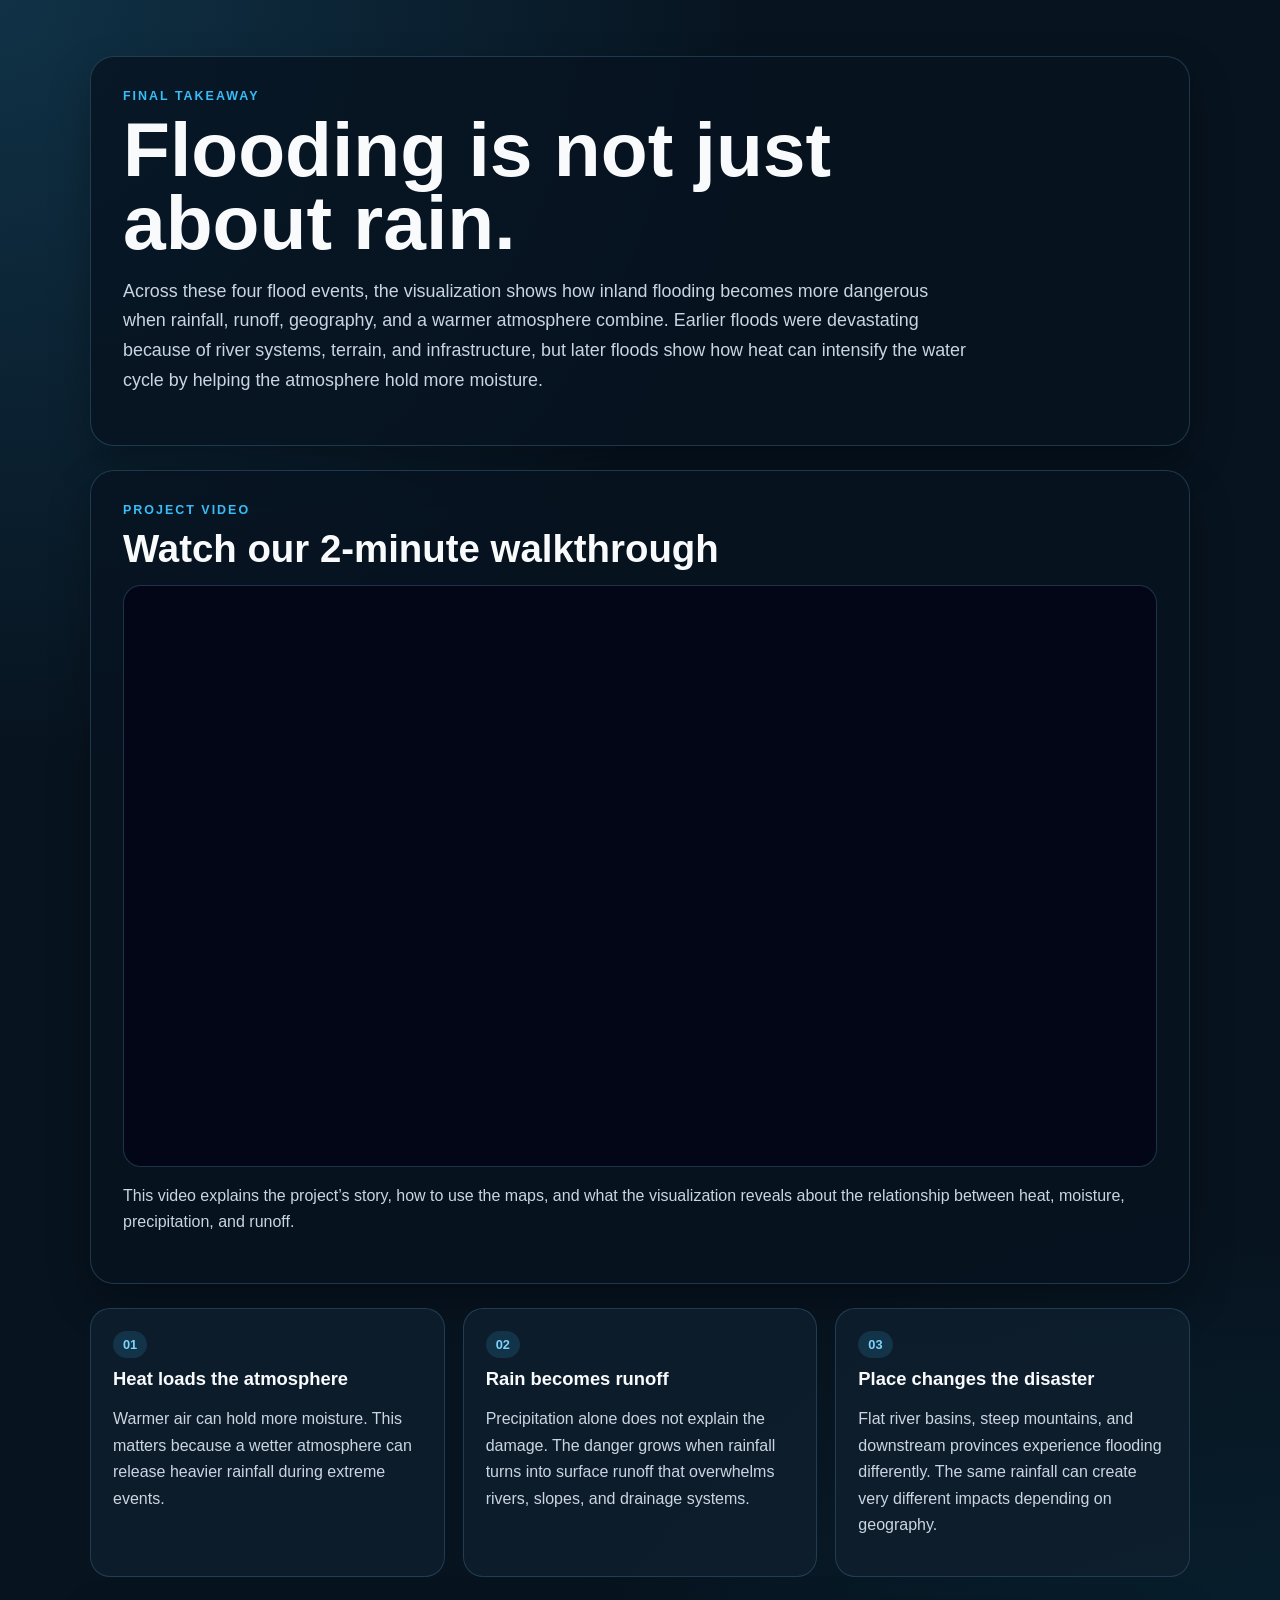
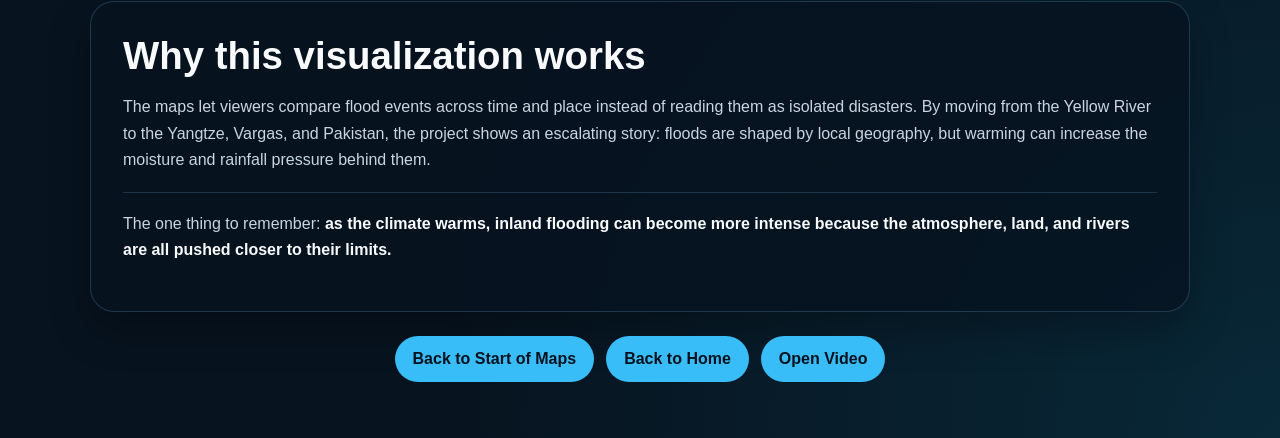
<file: final_page/index.html>
<!DOCTYPE html>
<html lang="en">
<head>
  <meta charset="UTF-8" />
  <meta name="viewport" content="width=device-width, initial-scale=1.0" />
  <title>Final Takeaway</title>
  <link rel="stylesheet" href="style.css" />
</head>

<body>
  <main class="final-page">
    <section class="hero-card">
      <p class="eyebrow">Final Takeaway</p>

      <h1>Flooding is not just about rain.</h1>

      <p class="intro">
        Across these four flood events, the visualization shows how inland flooding
        becomes more dangerous when rainfall, runoff, geography, and a warmer
        atmosphere combine. Earlier floods were devastating because of river systems,
        terrain, and infrastructure, but later floods show how heat can intensify
        the water cycle by helping the atmosphere hold more moisture.
      </p>
    </section>

    <section class="video-section">
      <div class="section-heading">
        <p class="eyebrow">Project Video</p>
        <h2>Watch our 2-minute walkthrough</h2>
      </div>

      <div class="video-wrapper">
        <iframe
          src="https://www.youtube.com/embed/usNIJ0dYaoI"
          title="Project video"
          frameborder="0"
          allow="accelerometer; autoplay; clipboard-write; encrypted-media; gyroscope; picture-in-picture; web-share"
          allowfullscreen>
        </iframe>
      </div>

      <p class="video-note">
        This video explains the project’s story, how to use the maps, and what the
        visualization reveals about the relationship between heat, moisture,
        precipitation, and runoff.
      </p>
    </section>

    <section class="takeaway-grid">
      <article class="takeaway-card">
        <span class="number">01</span>
        <h3>Heat loads the atmosphere</h3>
        <p>
          Warmer air can hold more moisture. This matters because a wetter
          atmosphere can release heavier rainfall during extreme events.
        </p>
      </article>

      <article class="takeaway-card">
        <span class="number">02</span>
        <h3>Rain becomes runoff</h3>
        <p>
          Precipitation alone does not explain the damage. The danger grows when
          rainfall turns into surface runoff that overwhelms rivers, slopes, and
          drainage systems.
        </p>
      </article>

      <article class="takeaway-card">
        <span class="number">03</span>
        <h3>Place changes the disaster</h3>
        <p>
          Flat river basins, steep mountains, and downstream provinces experience
          flooding differently. The same rainfall can create very different impacts
          depending on geography.
        </p>
      </article>
    </section>

    <section class="closing-card">
      <h2>Why this visualization works</h2>
      <p>
        The maps let viewers compare flood events across time and place instead of
        reading them as isolated disasters. By moving from the Yellow River to the
        Yangtze, Vargas, and Pakistan, the project shows an escalating story:
        floods are shaped by local geography, but warming can increase the moisture
        and rainfall pressure behind them.
      </p>

      <p class="final-line">
        The one thing to remember: <strong>as the climate warms, inland flooding can
        become more intense because the atmosphere, land, and rivers are all pushed
        closer to their limits.</strong>
      </p>
    </section>

    <nav class="final-buttons">
      <a href="../viz_1/index.html">Back to Start of Maps</a>
      <a href="../index.html">Back to Home</a>
      <a href="YOUR_NORMAL_YOUTUBE_LINK_HERE" target="_blank">Open Video</a>
    </nav>
  </main>
</body>
</html>
</file>
<file: final_page/style.css>
* {
  box-sizing: border-box;
}

body {
  margin: 0;
  min-height: 100vh;
  background:
    radial-gradient(circle at top left, rgba(56, 189, 248, 0.18), transparent 32%),
    radial-gradient(circle at bottom right, rgba(14, 116, 144, 0.22), transparent 35%),
    #07131f;
  color: #e5f3ff;
  font-family: Arial, Helvetica, sans-serif;
}

.final-page {
  width: min(1100px, calc(100% - 36px));
  margin: 0 auto;
  padding: 56px 0;
}

.hero-card,
.video-section,
.closing-card {
  border: 1px solid rgba(125, 211, 252, 0.2);
  background: rgba(7, 19, 31, 0.78);
  border-radius: 24px;
  padding: 32px;
  box-shadow: 0 18px 42px rgba(0, 0, 0, 0.28);
  margin-bottom: 24px;
}

.eyebrow {
  margin: 0 0 10px;
  color: #38bdf8;
  font-size: 0.78rem;
  font-weight: 800;
  letter-spacing: 0.16em;
  text-transform: uppercase;
}

h1 {
  margin: 0 0 18px;
  max-width: 850px;
  font-size: clamp(2.4rem, 6vw, 5rem);
  line-height: 0.95;
  color: #f8fafc;
}

h2 {
  margin: 0 0 14px;
  font-size: clamp(1.7rem, 3vw, 2.6rem);
  color: #f8fafc;
}

h3 {
  margin: 10px 0;
  color: #f8fafc;
  font-size: 1.15rem;
}

.intro,
.video-note,
.closing-card p,
.takeaway-card p {
  color: #cbd5e1;
  font-size: 1rem;
  line-height: 1.65;
}

.intro {
  max-width: 850px;
  font-size: 1.12rem;
}

.video-wrapper {
  position: relative;
  width: 100%;
  aspect-ratio: 16 / 9;
  overflow: hidden;
  border-radius: 18px;
  border: 1px solid rgba(125, 211, 252, 0.22);
  background: #020617;
}

.video-wrapper iframe {
  position: absolute;
  inset: 0;
  width: 100%;
  height: 100%;
}

.takeaway-grid {
  display: grid;
  grid-template-columns: repeat(3, 1fr);
  gap: 18px;
  margin-bottom: 24px;
}

.takeaway-card {
  padding: 22px;
  border-radius: 20px;
  background: rgba(15, 31, 46, 0.86);
  border: 1px solid rgba(125, 211, 252, 0.18);
}

.number {
  display: inline-flex;
  padding: 6px 10px;
  border-radius: 999px;
  background: rgba(56, 189, 248, 0.14);
  color: #7dd3fc;
  font-size: 0.8rem;
  font-weight: 800;
}

.final-line {
  margin-top: 18px;
  padding-top: 18px;
  border-top: 1px solid rgba(125, 211, 252, 0.18);
}

.final-line strong {
  color: #f8fafc;
}

.final-buttons {
  display: flex;
  flex-wrap: wrap;
  gap: 12px;
  justify-content: center;
}

.final-buttons a {
  display: inline-flex;
  align-items: center;
  justify-content: center;
  min-height: 46px;
  padding: 12px 18px;
  border-radius: 999px;
  background: #38bdf8;
  color: #06111f;
  text-decoration: none;
  font-weight: 800;
  transition: transform 0.2s ease, opacity 0.2s ease;
}

.final-buttons a:hover {
  transform: translateY(-2px);
  opacity: 0.9;
}

@media (max-width: 850px) {
  .takeaway-grid {
    grid-template-columns: 1fr;
  }

  .hero-card,
  .video-section,
  .closing-card {
    padding: 24px;
  }
}
</file>
